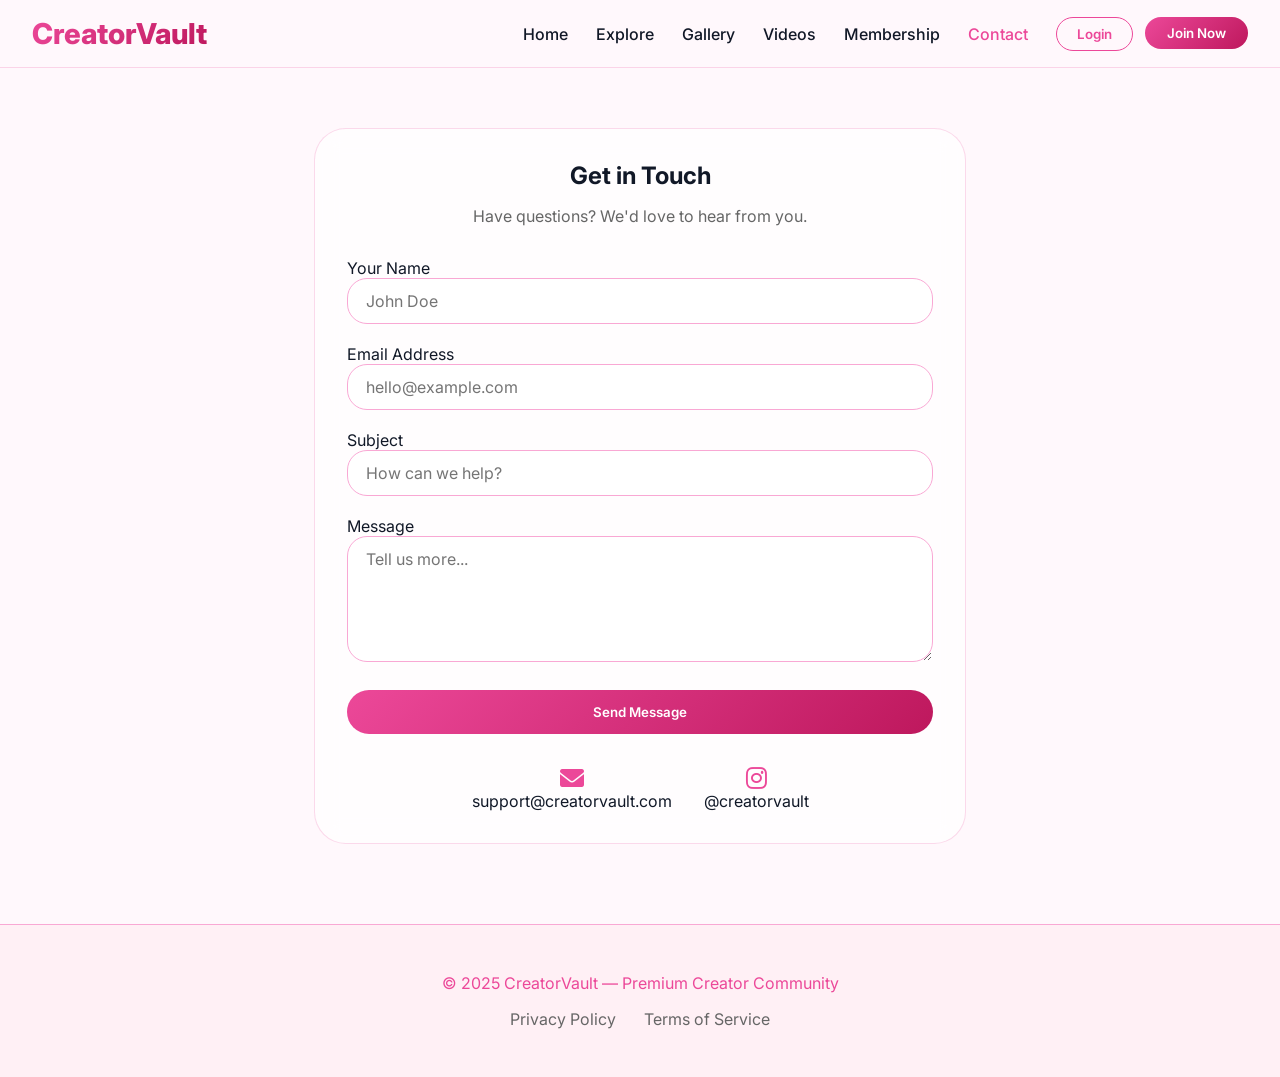
<file: contact.html>
<!DOCTYPE html>
<html lang="en">
<head>
  <meta charset="UTF-8">
  <meta name="viewport" content="width=device-width, initial-scale=1.0">
  <title>Contact Us - CreatorVault</title>
  <link href="https://fonts.googleapis.com/css2?family=Inter:wght@300;400;500;600;700;800&display=swap" rel="stylesheet">
  <link rel="stylesheet" href="https://cdnjs.cloudflare.com/ajax/libs/font-awesome/6.0.0-beta3/css/all.min.css">
  <link rel="stylesheet" href="css/style.css">
  <script src="js/config.js"></script>
  <script src="js/supabase-client.js"></script>
</head>
<body>
  <div id="navbar-container"></div>
  
  <main>
    <div class="container" style="max-width: 700px; margin: 60px auto;">
      <div class="glass-card">
        <h2 class="text-center">Get in Touch</h2>
        <p class="text-center" style="color: #666; margin: 16px 0 32px;">Have questions? We'd love to hear from you.</p>
        
        <form id="contactForm">
          <div style="margin-bottom: 20px;">
            <label>Your Name</label>
            <input type="text" required placeholder="John Doe">
          </div>
          
          <div style="margin-bottom: 20px;">
            <label>Email Address</label>
            <input type="email" required placeholder="hello@example.com">
          </div>
          
          <div style="margin-bottom: 20px;">
            <label>Subject</label>
            <input type="text" required placeholder="How can we help?">
          </div>
          
          <div style="margin-bottom: 24px;">
            <label>Message</label>
            <textarea rows="5" required placeholder="Tell us more..."></textarea>
          </div>
          
          <button type="submit" class="btn-primary" style="width: 100%; padding: 14px;">Send Message</button>
        </form>
        
        <div class="flex-between" style="margin-top: 32px; justify-content: center; gap: 32px;">
          <div class="text-center">
            <i class="fas fa-envelope" style="font-size: 24px; color: #EC4899;"></i>
            <p>support@creatorvault.com</p>
          </div>
          <div class="text-center">
            <i class="fab fa-instagram" style="font-size: 24px; color: #EC4899;"></i>
            <p>@creatorvault</p>
          </div>
        </div>
      </div>
    </div>
  </main>
  
  <div id="footer-container"></div>
  
  <script>
    document.getElementById('contactForm').addEventListener('submit', (e) => {
      e.preventDefault();
      showToast('Message sent! We\'ll respond within 24 hours.', 'success');
      e.target.reset();
    });
  </script>
</body>
</html>
</file>
<file: css/style.css>
* {
  margin: 0;
  padding: 0;
  box-sizing: border-box;
  font-family: 'Inter', sans-serif;
}

body {
  background: #FFF8FC;
  color: #111827;
  scroll-behavior: smooth;
}

/* Glassmorphism Navbar */
.navbar {
  position: sticky;
  top: 0;
  background: rgba(255, 248, 252, 0.95);
  backdrop-filter: blur(16px);
  border-bottom: 1px solid rgba(236, 72, 153, 0.2);
  z-index: 1000;
  padding: 16px 32px;
  display: flex;
  align-items: center;
  justify-content: space-between;
  flex-wrap: wrap;
}

.logo {
  font-size: 1.8rem;
  font-weight: 800;
  background: linear-gradient(135deg, #EC4899, #BE185D);
  -webkit-background-clip: text;
  background-clip: text;
  color: transparent;
  text-decoration: none;
}

.nav-links {
  display: flex;
  gap: 28px;
  align-items: center;
  flex-wrap: wrap;
}

.nav-links a {
  text-decoration: none;
  color: #111827;
  font-weight: 500;
  transition: 0.2s;
}

.nav-links a:hover, .nav-links a.active {
  color: #EC4899;
}

.nav-buttons {
  display: flex;
  gap: 12px;
}

.btn-outline {
  background: transparent;
  border: 1px solid #EC4899;
  color: #EC4899;
  padding: 8px 20px;
  border-radius: 40px;
  font-weight: 600;
  cursor: pointer;
  transition: 0.2s;
}

.btn-outline:hover {
  background: #EC489910;
  transform: scale(1.02);
}

.btn-primary {
  background: linear-gradient(135deg, #EC4899, #BE185D);
  border: none;
  color: white;
  padding: 8px 22px;
  border-radius: 40px;
  font-weight: 600;
  cursor: pointer;
  transition: all 0.2s ease;
}

.btn-primary:hover {
  transform: scale(1.02);
  box-shadow: 0 8px 20px rgba(236, 72, 153, 0.3);
}

.hamburger {
  display: none;
  font-size: 28px;
  cursor: pointer;
  color: #EC4899;
}

@media (max-width: 800px) {
  .nav-links {
    display: none;
    width: 100%;
    flex-direction: column;
    padding: 24px 0;
    gap: 18px;
  }
  .nav-links.mobile-open {
    display: flex;
  }
  .nav-buttons {
    width: 100%;
    justify-content: center;
  }
  .hamburger {
    display: block;
  }
}

.container {
  max-width: 1280px;
  margin: 0 auto;
  padding: 0 24px;
}

/* Grid Layouts */
.grid-pinterest {
  display: grid;
  grid-template-columns: repeat(auto-fill, minmax(280px, 1fr));
  gap: 28px;
}

.grid-membership {
  display: grid;
  grid-template-columns: repeat(auto-fit, minmax(300px, 1fr));
  gap: 32px;
  margin-top: 48px;
}

/* Cards */
.card {
  background: #FFFFFF;
  border-radius: 28px;
  overflow: hidden;
  transition: all 0.3s cubic-bezier(0.2, 0.9, 0.4, 1.1);
  border: 1px solid rgba(236, 72, 153, 0.15);
  box-shadow: 0 8px 24px rgba(0, 0, 0, 0.04);
}

.card:hover {
  transform: translateY(-8px);
  box-shadow: 0 20px 35px -12px rgba(236, 72, 153, 0.2);
}

.glass-card {
  background: rgba(255, 255, 255, 0.7);
  backdrop-filter: blur(12px);
  border-radius: 32px;
  border: 1px solid rgba(236, 72, 153, 0.2);
  padding: 32px;
}

/* Premium Badge */
.premium-badge {
  background: linear-gradient(135deg, #EC4899, #F9A8D4);
  padding: 4px 12px;
  border-radius: 40px;
  font-size: 12px;
  font-weight: 600;
  color: white;
  display: inline-block;
}

/* Premium Blur Effect */
.blur-premium {
  position: relative;
  overflow: hidden;
  border-radius: 20px;
}

.blur-overlay {
  filter: blur(10px);
  opacity: 0.6;
}

.premium-lock {
  position: absolute;
  top: 0;
  left: 0;
  width: 100%;
  height: 100%;
  background: rgba(0, 0, 0, 0.6);
  backdrop-filter: blur(8px);
  display: flex;
  flex-direction: column;
  align-items: center;
  justify-content: center;
  color: white;
  gap: 12px;
  border-radius: 20px;
}

/* Toast Notification */
.toast {
  position: fixed;
  bottom: 24px;
  right: 24px;
  background: #1f2937;
  color: white;
  padding: 14px 28px;
  border-radius: 60px;
  z-index: 2000;
  animation: slideIn 0.2s ease;
  font-weight: 500;
}

@keyframes slideIn {
  from {
    opacity: 0;
    transform: translateX(40px);
  }
  to {
    opacity: 1;
    transform: translateX(0);
  }
}

/* Form Elements */
input, textarea, select {
  border-radius: 20px;
  border: 1px solid #F9A8D4;
  padding: 12px 18px;
  font-size: 1rem;
  width: 100%;
  transition: 0.2s;
}

input:focus, textarea:focus {
  outline: none;
  border-color: #EC4899;
  box-shadow: 0 0 0 3px rgba(236, 72, 153, 0.2);
}

/* Utilities */
.flex-between {
  display: flex;
  justify-content: space-between;
  align-items: center;
  flex-wrap: wrap;
  gap: 16px;
}

.text-center {
  text-align: center;
}

.mt-4 {
  margin-top: 32px;
}

.mb-4 {
  margin-bottom: 32px;
}

/* Footer */
.footer {
  background: #FFF0F5;
  border-top: 1px solid #F9A8D4;
  padding: 48px 32px;
  margin-top: 80px;
  text-align: center;
}

/* Hero Section */
.hero {
  background: linear-gradient(135deg, #FFE4EC, #FFF0F5);
  border-radius: 48px;
  padding: 48px;
  text-align: center;
  margin-bottom: 48px;
}

.hero-image {
  width: 100%;
  border-radius: 32px;
  max-height: 400px;
  object-fit: cover;
}

.profile-image {
  width: 100px;
  border-radius: 100px;
  border: 4px solid white;
  margin-top: -50px;
}

/* Responsive */
@media (max-width: 768px) {
  .hero {
    padding: 24px;
  }
  
  .container {
    padding: 0 16px;
  }
}
</file>
